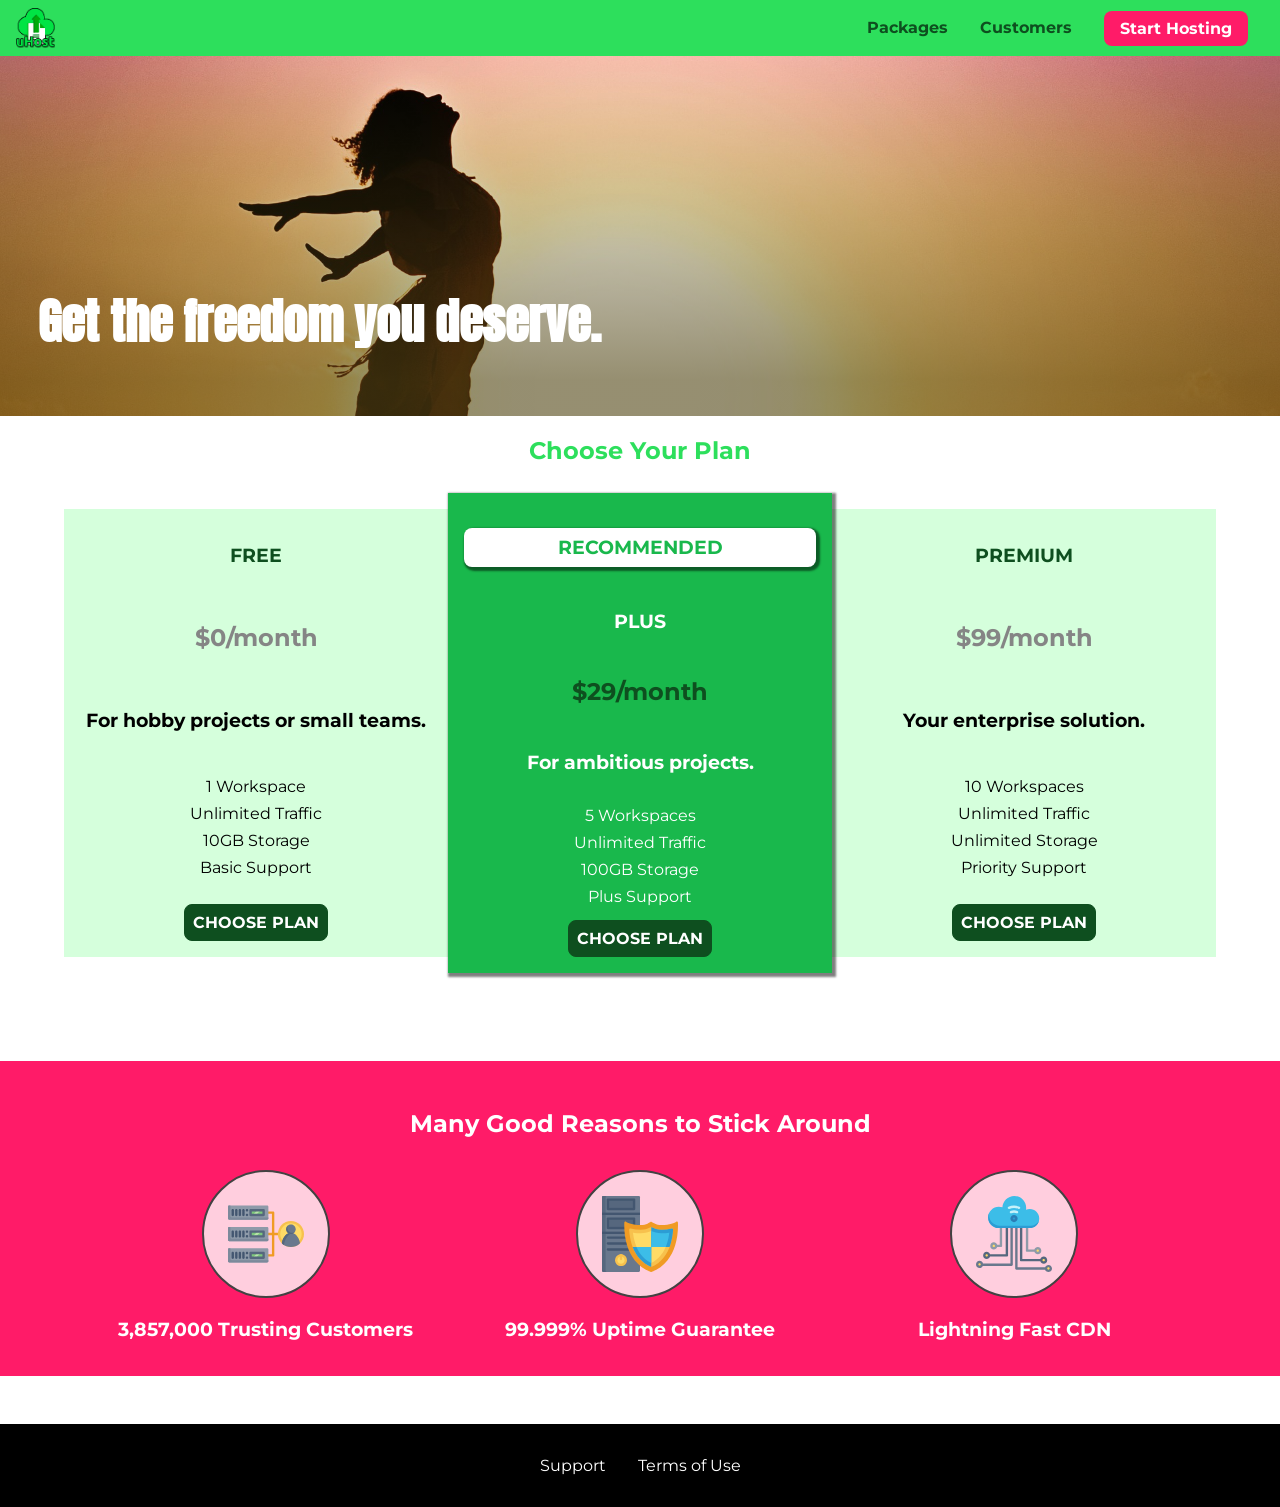
<file: index.html>
<!DOCTYPE html>
<html lang="en">

<head>
    <meta charset="UTF-8">
    <meta http-equiv="X-UA-Compatible" content="ie=edge">
    <meta name="viewport" content="width=device-width, initial-scale=1.0">
    <title>uHost</title>
    <link rel="shortcut icon" href="favicon.png">
    <link rel="stylesheet" href="shared.css">
    <link rel="stylesheet" href="main.css">
</head>

<body>
    <div class="backdrop"></div>
    <div class="modal">
        <h1 class="modal__title">Do you want to continue?</h1>
        <div class="modal__actions">
            <a href="start-hosting/index.html" class="modal__action">Yes!</a>
            <button class="modal__action modal__action--negative" type="button">No!</button>
        </div>
    </div>
    <header class="main-header">
        <div>
            <button class="toggle-button">
                <span class="toggle-button__bar"></span>
                <span class="toggle-button__bar"></span>
                <span class="toggle-button__bar"></span>
            </button>
            <a href="index.html" class="main-header__brand">
                <img src="images/uhost-icon.png" alt="uHost - Your favorite hosting company">
            </a>
        </div>
        <nav class="main-nav">
            <ul class="main-nav__items">
                <li class="main-nav__item">
                    <a href="packages/index.html">Packages</a>
                </li>
                <li class="main-nav__item">
                    <a href="customers/index.html">Customers</a>
                </li>
                <li class="main-nav__item main-nav__item--cta">
                    <a href="start-hosting/index.html">Start Hosting</a>
                </li>
            </ul>
        </nav>
    </header>
    <nav class="mobile-nav">
        <ul class="mobile-nav__items">
            <li class="mobile-nav__item">
                <a href="packages/index.html">Packages</a>
            </li>
            <li class="mobile-nav__item">
                <a href="customers/index.html">Customers</a>
            </li>
            <li class="mobile-nav__item mobile-nav__item--cta">
                <a href="start-hosting/index.html">Start Hosting</a>
            </li>
        </ul>
    </nav>
    <main>
        <section id="product-overview">
            <h1>Get the freedom you deserve.</h1>
        </section>
        <section id="plans">
            <h1 class="section-title">Choose Your Plan</h1>
            <div class="plan__list">
                <article class="plan">
                    <h1 class="plan__title">FREE</h1>
                    <h2 class="plan__price">$0/month</h2>
                    <h3>For hobby projects or small teams.</h3>
                    <ul class="plan__features">
                        <li class="plan__feature">1 Workspace</li>
                        <li class="plan__feature">Unlimited Traffic</li>
                        <li class="plan__feature">10GB Storage</li>
                        <li class="plan__feature">Basic Support</li>
                    </ul>
                    <div>
                        <button class="button">CHOOSE PLAN</button>
                    </div>
                </article>
                <article class="plan plan--highlighted">
                    <h1 class="plan__annotation">RECOMMENDED</h1>
                    <h1 class="plan__title">PLUS</h1>
                    <h2 class="plan__price">$29/month</h2>
                    <h3>For ambitious projects.</h3>
                    <ul class="plan__features">
                        <li class="plan__feature">5 Workspaces</li>
                        <li class="plan__feature">Unlimited Traffic</li>
                        <li class="plan__feature">100GB Storage</li>
                        <li class="plan__feature">Plus Support</li>
                    </ul>
                    <div>
                        <button class="button">CHOOSE PLAN</button>
                    </div>
                </article>
                <article class="plan">
                    <h1 class="plan__title">PREMIUM</h1>
                    <h2 class="plan__price">$99/month</h2>
                    <h3>Your enterprise solution.</h3>
                    <ul class="plan__features">
                        <li class="plan__feature">10 Workspaces</li>
                        <li class="plan__feature">Unlimited Traffic</li>
                        <li class="plan__feature">Unlimited Storage</li>
                        <li class="plan__feature">Priority Support</li>
                    </ul>
                    <div>
                        <button class="button">CHOOSE PLAN</button>
                    </div>
                </article>
            </div>
        </section>
        <section id="key-features">
            <h1 class="section-title">Many Good Reasons to Stick Around</h1>
            <ul class="key-feature__list">
                <li class="key-feature">
                    <div class="key-feature__image">
                        <svg viewBox="0 0 512 512">
                            <path style="fill:#F09B24;" d="M344,248h-32V112c0-4.418-3.582-8-8-8h-40c-4.418,0-8,3.582-8,8s3.582,8,8,8h32v128h-32  c-4.418,0-8,3.582-8,8s3.582,8,8,8h32v128h-32c-4.418,0-8,3.582-8,8s3.582,8,8,8h40c4.418,0,8-3.582,8-8V264h32c4.418,0,8-3.582,8-8  S348.418,248,344,248z"
                            />
                            <path style="fill:#8E9AA9;" d="M264,64H8c-4.418,0-8,3.582-8,8v80c0,4.418,3.582,8,8,8h256c4.418,0,8-3.582,8-8V72  C272,67.582,268.418,64,264,64z"
                            />
                            <path style="fill:#7C899B;" d="M24,144c-4.418,0-8-3.582-8-8V64H8c-4.418,0-8,3.582-8,8v80c0,4.418,3.582,8,8,8h256  c4.418,0,8-3.582,8-8v-8H24z"
                            />
                            <rect x="152" y="96" style="fill:#B8E3A8;" width="88" height="32" />
                            <g>
                                <polygon style="fill:#7EC97D;" points="152,96 152,128 166,128 198,96  " />
                                <polygon style="fill:#7EC97D;" points="220,96 188,128 240,128 240,96  " />
                            </g>
                            <path style="fill:#56677E;" d="M240,136h-88c-4.418,0-8-3.582-8-8V96c0-4.418,3.582-8,8-8h88c4.418,0,8,3.582,8,8v32  C248,132.418,244.418,136,240,136z M160,120h72v-16h-72V120z"
                            />
                            <g>
                                <path style="fill:#435670;" d="M32,136c-4.418,0-8-3.582-8-8V96c0-4.418,3.582-8,8-8s8,3.582,8,8v32C40,132.418,36.418,136,32,136z   "
                                />
                                <path style="fill:#435670;" d="M56,136c-4.418,0-8-3.582-8-8V96c0-4.418,3.582-8,8-8s8,3.582,8,8v32C64,132.418,60.418,136,56,136z   "
                                />
                                <path style="fill:#435670;" d="M80,136c-4.418,0-8-3.582-8-8V96c0-4.418,3.582-8,8-8s8,3.582,8,8v32C88,132.418,84.418,136,80,136z   "
                                />
                                <path style="fill:#435670;" d="M104,136c-4.418,0-8-3.582-8-8V96c0-4.418,3.582-8,8-8s8,3.582,8,8v32   C112,132.418,108.418,136,104,136z"
                                />
                                <path style="fill:#435670;" d="M128,105c-4.418,0-8-3.582-8-8v-1c0-4.418,3.582-8,8-8s8,3.582,8,8v1   C136,101.418,132.418,105,128,105z"
                                />
                                <path style="fill:#435670;" d="M128,136c-4.418,0-8-3.582-8-8v-1c0-4.418,3.582-8,8-8s8,3.582,8,8v1   C136,132.418,132.418,136,128,136z"
                                />
                            </g>
                            <path style="fill:#8E9AA9;" d="M264,208H8c-4.418,0-8,3.582-8,8v80c0,4.418,3.582,8,8,8h256c4.418,0,8-3.582,8-8v-80  C272,211.582,268.418,208,264,208z"
                            />
                            <path style="fill:#7C899B;" d="M24,288c-4.418,0-8-3.582-8-8v-72H8c-4.418,0-8,3.582-8,8v80c0,4.418,3.582,8,8,8h256  c4.418,0,8-3.582,8-8v-8H24z"
                            />
                            <rect x="152" y="240" style="fill:#B8E3A8;" width="88" height="32" />
                            <g>
                                <polygon style="fill:#7EC97D;" points="152,240 152,272 166,272 198,240  " />
                                <polygon style="fill:#7EC97D;" points="220,240 188,272 240,272 240,240  " />
                            </g>
                            <path style="fill:#56677E;" d="M240,280h-88c-4.418,0-8-3.582-8-8v-32c0-4.418,3.582-8,8-8h88c4.418,0,8,3.582,8,8v32  C248,276.418,244.418,280,240,280z M160,264h72v-16h-72V264z"
                            />
                            <g>
                                <path style="fill:#435670;" d="M32,280c-4.418,0-8-3.582-8-8v-32c0-4.418,3.582-8,8-8s8,3.582,8,8v32C40,276.418,36.418,280,32,280   z"
                                />
                                <path style="fill:#435670;" d="M56,280c-4.418,0-8-3.582-8-8v-32c0-4.418,3.582-8,8-8s8,3.582,8,8v32C64,276.418,60.418,280,56,280   z"
                                />
                                <path style="fill:#435670;" d="M80,280c-4.418,0-8-3.582-8-8v-32c0-4.418,3.582-8,8-8s8,3.582,8,8v32C88,276.418,84.418,280,80,280   z"
                                />
                                <path style="fill:#435670;" d="M104,280c-4.418,0-8-3.582-8-8v-32c0-4.418,3.582-8,8-8s8,3.582,8,8v32   C112,276.418,108.418,280,104,280z"
                                />
                                <path style="fill:#435670;" d="M128,249c-4.418,0-8-3.582-8-8v-1c0-4.418,3.582-8,8-8s8,3.582,8,8v1   C136,245.418,132.418,249,128,249z"
                                />
                                <path style="fill:#435670;" d="M128,280c-4.418,0-8-3.582-8-8v-1c0-4.418,3.582-8,8-8s8,3.582,8,8v1   C136,276.418,132.418,280,128,280z"
                                />
                            </g>
                            <path style="fill:#8E9AA9;" d="M264,352H8c-4.418,0-8,3.582-8,8v80c0,4.418,3.582,8,8,8h256c4.418,0,8-3.582,8-8v-80  C272,355.582,268.418,352,264,352z"
                            />
                            <path style="fill:#7C899B;" d="M24,432c-4.418,0-8-3.582-8-8v-72H8c-4.418,0-8,3.582-8,8v80c0,4.418,3.582,8,8,8h256  c4.418,0,8-3.582,8-8v-8H24z"
                            />
                            <rect x="152" y="384" style="fill:#B8E3A8;" width="88" height="32" />
                            <g>
                                <polygon style="fill:#7EC97D;" points="152,384 152,416 166,416 198,384  " />
                                <polygon style="fill:#7EC97D;" points="220,384 188,416 240,416 240,384  " />
                            </g>
                            <path style="fill:#56677E;" d="M240,424h-88c-4.418,0-8-3.582-8-8v-32c0-4.418,3.582-8,8-8h88c4.418,0,8,3.582,8,8v32  C248,420.418,244.418,424,240,424z M160,408h72v-16h-72V408z"
                            />
                            <g>
                                <path style="fill:#435670;" d="M32,424c-4.418,0-8-3.582-8-8v-32c0-4.418,3.582-8,8-8s8,3.582,8,8v32C40,420.418,36.418,424,32,424   z"
                                />
                                <path style="fill:#435670;" d="M56,424c-4.418,0-8-3.582-8-8v-32c0-4.418,3.582-8,8-8s8,3.582,8,8v32C64,420.418,60.418,424,56,424   z"
                                />
                                <path style="fill:#435670;" d="M80,424c-4.418,0-8-3.582-8-8v-32c0-4.418,3.582-8,8-8s8,3.582,8,8v32C88,420.418,84.418,424,80,424   z"
                                />
                                <path style="fill:#435670;" d="M104,424c-4.418,0-8-3.582-8-8v-32c0-4.418,3.582-8,8-8s8,3.582,8,8v32   C112,420.418,108.418,424,104,424z"
                                />
                                <path style="fill:#435670;" d="M128,393c-4.418,0-8-3.582-8-8v-1c0-4.418,3.582-8,8-8s8,3.582,8,8v1   C136,389.418,132.418,393,128,393z"
                                />
                                <path style="fill:#435670;" d="M128,424c-4.418,0-8-3.582-8-8v-1c0-4.418,3.582-8,8-8s8,3.582,8,8v1   C136,420.418,132.418,424,128,424z"
                                />
                            </g>
                            <path style="fill:#F7C14D;" d="M424,168c-48.523,0-88,39.477-88,88s39.477,88,88,88s88-39.477,88-88S472.523,168,424,168z" />
                            <path style="fill:#FFDB66;" d="M424,184c-39.701,0-72,32.299-72,72s32.299,72,72,72s72-32.299,72-72S463.701,184,424,184z" />
                            <path style="fill:#69788D;" d="M484.893,314.16C476.393,274.588,451.922,248,424,248s-52.393,26.588-60.893,66.16  c-0.605,2.82,0.354,5.749,2.511,7.664C381.731,336.124,402.465,344,424,344s42.269-7.876,58.381-22.176  C484.539,319.909,485.498,316.98,484.893,314.16z"
                            />
                            <path style="fill:#56677E;" d="M434.053,249.171C430.768,248.403,427.411,248,424,248c-27.922,0-52.393,26.588-60.893,66.16  c-0.605,2.82,0.354,5.749,2.511,7.664c3.383,3.002,6.979,5.703,10.734,8.125C384.904,286.243,407.373,255.378,434.053,249.171z"
                            />
                            <path style="fill:#69788D;" d="M424,192c-17.645,0-32,14.355-32,32s14.355,32,32,32s32-14.355,32-32S441.645,192,424,192z" />
                            <path style="fill:#56677E;" d="M432,248c-17.645,0-32-14.355-32-32c0-6.783,2.128-13.076,5.742-18.258  C397.444,203.53,392,213.138,392,224c0,17.645,14.355,32,32,32c10.862,0,20.471-5.444,26.258-13.742  C445.076,245.872,438.783,248,432,248z"
                            />

                        </svg>
                    </div>
                    <p class="key-feature__description">3,857,000 Trusting Customers</p>
                </li>
                <li class="key-feature">
                    <div class="key-feature__image">
                        <svg viewBox="0 0 512 512">
                            <path style="fill:#69788D;" d="M248,0H8C3.582,0,0,3.582,0,8v496c0,4.418,3.582,8,8,8h240c4.418,0,8-3.582,8-8V8  C256,3.582,252.418,0,248,0z"
                            />
                            <path style="fill:#56677E;" d="M24,504V8c0-4.418,3.582-8,8-8H8C3.582,0,0,3.582,0,8v496c0,4.418,3.582,8,8,8h24  C27.582,512,24,508.418,24,504z"
                            />
                            <g>
                                <rect x="0" y="112" style="fill:#435670;" width="256" height="16" />
                                <rect x="0" y="240" style="fill:#435670;" width="256" height="16" />
                            </g>
                            <path style="fill:#F7C14D;" d="M128,392c-22.056,0-40,17.944-40,40s17.944,40,40,40s40-17.944,40-40S150.056,392,128,392z" />
                            <path style="fill:#FFDB66;" d="M128,408c-13.233,0-24,10.767-24,24s10.767,24,24,24s24-10.767,24-24S141.233,408,128,408z" />
                            <path style="fill:#F7C14D;" d="M128,392c-2.739,0-5.414,0.278-8,0.805V424c0,4.418,3.582,8,8,8c4.418,0,8-3.582,8-8v-31.195  C133.414,392.278,130.739,392,128,392z"
                            />
                            <g>
                                <path style="fill:#435670;" d="M216,288H40c-4.418,0-8-3.582-8-8s3.582-8,8-8h176c4.418,0,8,3.582,8,8S220.418,288,216,288z"
                                />
                                <path style="fill:#435670;" d="M216,328H40c-4.418,0-8-3.582-8-8s3.582-8,8-8h176c4.418,0,8,3.582,8,8S220.418,328,216,328z"
                                />
                                <path style="fill:#435670;" d="M216,368H40c-4.418,0-8-3.582-8-8s3.582-8,8-8h176c4.418,0,8,3.582,8,8S220.418,368,216,368z"
                                />
                                <path style="fill:#435670;" d="M216,16H40c-4.418,0-8,3.582-8,8v64c0,4.418,3.582,8,8,8h176c4.418,0,8-3.582,8-8V24   C224,19.582,220.418,16,216,16z"
                                />
                            </g>
                            <rect x="48" y="32" style="fill:#56677E;" width="160" height="48" />
                            <path style="fill:#435670;" d="M216,144H40c-4.418,0-8,3.582-8,8v64c0,4.418,3.582,8,8,8h176c4.418,0,8-3.582,8-8v-64  C224,147.582,220.418,144,216,144z"
                            />
                            <rect x="48" y="160" style="fill:#56677E;" width="160" height="48" />
                            <path style="fill:#F09B24;" d="M511.747,180.237c-0.194-6.537-8.107-10.107-13.135-5.894c-5.6,4.693-42.904,21.282-98.514,21.282  c-33.45,0-64.625-20.999-64.929-21.206c-2.9-1.991-6.764-1.85-9.512,0.346c-2.677,2.135-27.201,20.86-63.793,20.86  c-55.607,0-92.914-16.589-98.515-21.282c-5.028-4.211-12.941-0.645-13.135,5.894c-1.634,54.834,4.655,105.941,18.693,151.903  c12.096,39.604,29.759,74.047,52.497,102.373c27.538,34.304,62.743,59.882,104.66,76.045c3.069,1.918,6.757,1.921,9.83,0  c41.917-16.163,77.122-41.741,104.66-76.045c22.738-28.326,40.401-62.77,52.497-102.373  C507.092,286.179,513.381,235.071,511.747,180.237z"
                            />
                            <path style="fill:#F7C14D;" d="M476.21,221.226c-1.953-1.631-4.568-2.235-7.036-1.628c-21.686,5.327-44.926,8.028-69.075,8.028  c-25.926,0-49.633-8.975-64.955-16.504c-2.307-1.134-5.016-1.091-7.284,0.116c-14.059,7.477-36.919,16.388-65.994,16.388  c-24.153,0-47.394-2.701-69.075-8.028c-5.155-1.268-10.221,2.966-9.894,8.261c2.077,33.693,7.668,65.635,16.616,94.935  c22.774,74.565,66.139,126.334,128.888,153.868c2.032,0.891,4.397,0.891,6.43,0c61.777-27.107,104.716-78.876,127.62-153.868  c8.948-29.3,14.539-61.241,16.616-94.935C479.224,225.319,478.163,222.856,476.21,221.226z"
                            />
                            <path style="fill:#FFDB66;" d="M331.609,451.727c-52.604-25.289-89.304-70.987-109.144-135.944  c-6.532-21.39-11.162-44.336-13.82-68.447c17.133,2.852,34.952,4.291,53.22,4.291c29.394,0,53.376-7.793,69.978-15.561  c17.44,7.736,41.656,15.561,68.256,15.561c18.267,0,36.085-1.439,53.219-4.291c-2.659,24.112-7.288,47.06-13.82,68.448  C419.545,381.108,383.27,426.805,331.609,451.727z"
                            />
                            <g>
                                <path style="fill:#2C9DD4;" d="M479.066,227.858c0.157-2.539-0.903-5.002-2.856-6.633s-4.568-2.235-7.036-1.628   c-21.686,5.327-44.926,8.028-69.075,8.028c-25.926,0-49.633-8.975-64.955-16.504c-1.057-0.52-2.2-0.78-3.345-0.806l-0.072,133.351   h123.601c2.556-6.746,4.933-13.702,7.123-20.874C471.398,293.493,476.989,261.552,479.066,227.858z"
                                />
                                <path style="fill:#2C9DD4;" d="M206.658,343.667c24.153,63.42,65.028,108.108,121.743,132.995c1.031,0.452,2.147,0.673,3.263,0.666   l0.063-133.661H206.658z"
                                />
                            </g>
                            <g>
                                <path style="fill:#3CBDE8;" d="M439.497,315.783c6.532-21.389,11.161-44.336,13.82-68.448c-17.134,2.852-34.952,4.291-53.219,4.291   c-26.6,0-50.815-7.824-68.256-15.561l-0.116,107.601h97.758C433.179,334.807,436.524,325.518,439.497,315.783z"
                                />
                                <path style="fill:#3CBDE8;" d="M232.523,343.667c21.144,50.298,54.363,86.56,99.087,108.06l0.117-108.06H232.523z" />
                            </g>
                        </svg>
                    </div>
                    <p class="key-feature__description">99.999% Uptime Guarantee</p>
                </li>
                <li class="key-feature">
                    <div class="key-feature__image">
                        <svg viewBox="0 0 512 512">
                            <path style="fill:#8E9AA9;" d="M168,200c-4.418,0-8,3.582-8,8v120h-17.376c-3.302-9.311-12.194-16-22.624-16  c-13.234,0-24,10.767-24,24s10.766,24,24,24c10.429,0,19.321-6.689,22.624-16H168c4.418,0,8-3.582,8-8V208  C176,203.582,172.418,200,168,200z"
                            />
                            <path style="fill:#FFDB66;" d="M120,328c-4.411,0-8,3.589-8,8s3.589,8,8,8s8-3.589,8-8S124.411,328,120,328z" />
                            <path style="fill:#56677E;" d="M208,200c-4.418,0-8,3.582-8,8v184H94.624C91.322,382.689,82.43,376,72,376  c-13.234,0-24,10.767-24,24s10.766,24,24,24c10.429,0,19.321-6.689,22.624-16H208c4.418,0,8-3.582,8-8V208  C216,203.582,212.418,200,208,200z"
                            />
                            <path style="fill:#FFDB66;" d="M72,392c-4.411,0-8,3.589-8,8s3.589,8,8,8s8-3.589,8-8S76.411,392,72,392z" />
                            <path style="fill:#69788D;" d="M240,208c-4.418,0-8,3.582-8,8v239H47.24c-2.671-10.34-12.078-18-23.24-18c-13.234,0-24,10.767-24,24  s10.766,24,24,24c9.666,0,18.009-5.747,21.809-14H240c4.418,0,8-3.582,8-8V216C248,211.582,244.418,208,240,208z"
                            />
                            <path style="fill:#FFDB66;" d="M24,453c-4.411,0-8,3.589-8,8s3.589,8,8,8s8-3.589,8-8S28.411,453,24,453z" />
                            <path style="fill:#69788D;" d="M488,464c-10.429,0-19.321,6.689-22.624,16H280V208c0-4.418-3.582-8-8-8s-8,3.582-8,8v280  c0,4.418,3.582,8,8,8h193.376c3.302,9.311,12.194,16,22.624,16c13.234,0,24-10.767,24-24S501.234,464,488,464z"
                            />
                            <path style="fill:#FFDB66;" d="M488,480c-4.411,0-8,3.589-8,8s3.589,8,8,8s8-3.589,8-8S492.411,480,488,480z" />
                            <path style="fill:#56677E;" d="M456,408c-10.429,0-19.321,6.689-22.624,16H312V208c0-4.418-3.582-8-8-8s-8,3.582-8,8v224  c0,4.418,3.582,8,8,8h129.376c3.302,9.311,12.194,16,22.624,16c13.234,0,24-10.767,24-24S469.234,408,456,408z"
                            />
                            <path style="fill:#FFDB66;" d="M456,424c-4.411,0-8,3.589-8,8s3.589,8,8,8s8-3.589,8-8S460.411,424,456,424z" />
                            <path style="fill:#8E9AA9;" d="M416,344c-10.429,0-19.321,6.689-22.624,16H352V208c0-4.418-3.582-8-8-8s-8,3.582-8,8v160  c0,4.418,3.582,8,8,8h49.376c3.302,9.311,12.194,16,22.624,16c13.234,0,24-10.767,24-24S429.234,344,416,344z"
                            />
                            <path style="fill:#FFDB66;" d="M416,360c-4.411,0-8,3.589-8,8s3.589,8,8,8s8-3.589,8-8S420.411,360,416,360z" />
                            <path style="fill:#3CBDE8;" d="M362,88c-8.741,0-17.231,1.751-25.06,5.085C337.646,88.797,338,84.43,338,80  c0-44.112-35.888-80-80-80c-42.823,0-77.895,33.816-79.909,76.149C170.393,73.415,162.244,72,154,72c-39.701,0-72,32.299-72,72  s32.299,72,72,72h208c35.29,0,64-28.71,64-64S397.29,88,362,88z"
                            />
                            <path style="fill:#2C9DD4;" d="M368,200H160c-39.701,0-72-32.299-72-72c0-5.863,0.721-11.559,2.05-17.019  C84.918,120.88,82,132.102,82,144c0,39.701,32.299,72,72,72h208c30.389,0,55.88-21.296,62.379-49.743  C413.565,186.327,392.352,200,368,200z"
                            />
                            <path style="fill:#2A7DB5;" d="M256,128c-13.234,0-24,10.767-24,24s10.766,24,24,24c13.233,0,24-10.767,24-24S269.233,128,256,128z"
                            />
                            <path style="fill:#2C9DD4;" d="M256,144c-4.411,0-8,3.589-8,8s3.589,8,8,8c4.411,0,8-3.589,8-8S260.411,144,256,144z" />
                            <g>
                                <path style="fill:#C5F1FA;" d="M221.755,87.695c-2.994,0-5.864-1.688-7.233-4.572c-1.894-3.991-0.194-8.763,3.798-10.657   C230.157,66.849,242.834,64,256,64c13.166,0,25.844,2.849,37.68,8.466c3.992,1.895,5.692,6.666,3.798,10.657   s-6.666,5.692-10.657,3.798C277.144,82.328,266.774,80,256,80c-10.774,0-21.144,2.328-30.821,6.921   C224.072,87.446,222.904,87.695,221.755,87.695z"
                                />
                                <path style="fill:#C5F1FA;" d="M276.545,116.618c-1.148,0-2.316-0.249-3.424-0.774C267.745,113.293,261.985,112,256,112   c-5.985,0-11.745,1.293-17.121,3.844c-3.991,1.895-8.763,0.192-10.657-3.798c-1.894-3.992-0.193-8.764,3.798-10.657   C239.557,97.813,247.625,96,256,96c8.376,0,16.444,1.813,23.98,5.389c3.991,1.894,5.692,6.665,3.798,10.657   C282.41,114.93,279.539,116.618,276.545,116.618z"
                                />
                            </g>

                        </svg>
                    </div>
                    <p class="key-feature__description">Lightning Fast CDN</p>
                </li>
            </ul>
        </section>
    </main>
    <footer class="main-footer">
        <nav>
            <ul class="main-footer__links">
                <li class="main-footer__link">
                    <a href="#">Support</a>
                </li>
                <li class="main-footer__link">
                    <a href="#">Terms of Use</a>
                </li>
            </ul>
        </nav>
    </footer>
    <script src="shared.js"></script>
</body>

</html>
</file>
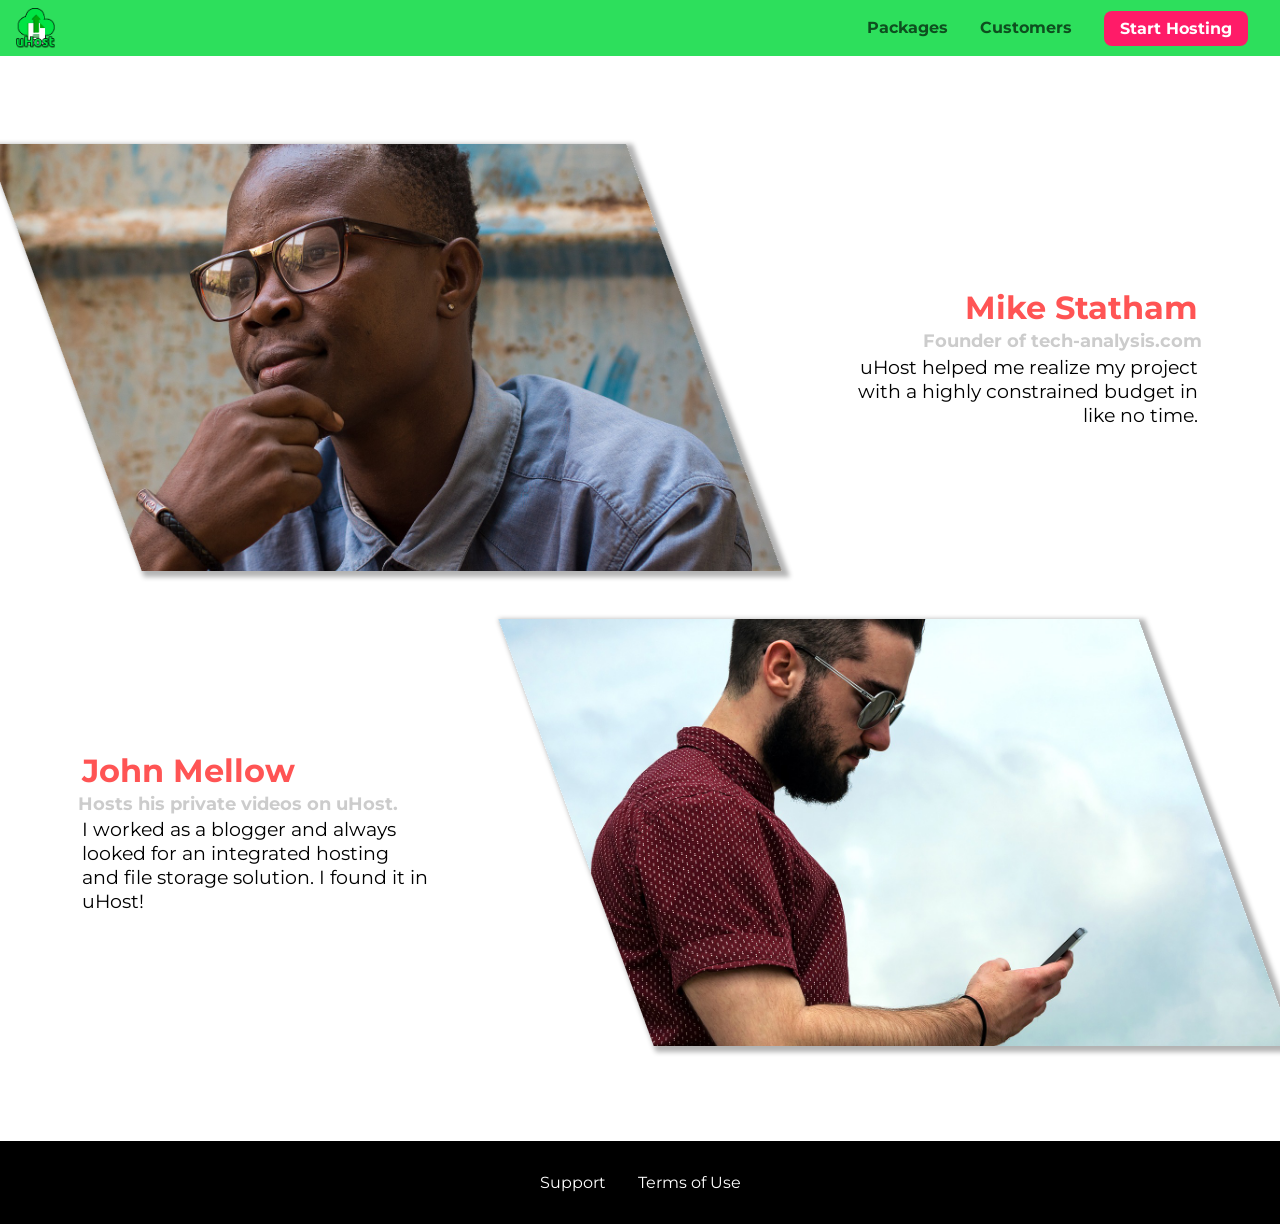
<file: customers/index.html>
<!DOCTYPE html>
<html lang="en">

<head>
    <meta charset="UTF-8">
    <meta name="viewport" content="width=device-width, initial-scale=1.0">
    <meta http-equiv="X-UA-Compatible" content="ie=edge">
    <title>uHost Customers</title>
    <link rel="shortcut icon" href="../favicon.png">
    <link rel="stylesheet" href="../shared.css">
    <link rel="stylesheet" href="customers.css">
</head>

<body>
    <div class="backdrop"></div>
    <header class="main-header">
        <div>
            <button class="toggle-button">
                <span class="toggle-button__bar"></span>
                <span class="toggle-button__bar"></span>
                <span class="toggle-button__bar"></span>
            </button>
            <a href="../index.html" class="main-header__brand">
                <img src="../images/uhost-icon.png" alt="uHost - Your favorite hosting company">
            </a>
        </div>
        <nav class="main-nav">
            <ul class="main-nav__items">
                <li class="main-nav__item">
                    <a href="../packages/index.html">Packages</a>
                </li>
                <li class="main-nav__item">
                    <a href="index.html">Customers</a>
                </li>
                <li class="main-nav__item main-nav__item--cta">
                    <a href="../start-hosting/index.html">Start Hosting</a>
                </li>
            </ul>
        </nav>
    </header>
    <nav class="mobile-nav">
        <ul class="mobile-nav__items">
            <li class="mobile-nav__item">
                <a href="../packages/index.html">Packages</a>
            </li>
            <li class="mobile-nav__item">
                <a href="index.html">Customers</a>
            </li>
            <li class="mobile-nav__item mobile-nav__item--cta">
                <a href="../start-hosting/index.html">Start Hosting</a>
            </li>
        </ul>
    </nav>
    <main>
        <div>
            <div class="testimonial" id="customer-1">
                <div class="testimonial__image-container">
                    <img src="../images/customer-1.jpg" alt="Mike Statham - Customer" class="testimonial__image">
                </div>
                <div class="testimonial__info">
                    <h1 class="testimonial__name">Mike Statham</h1>
                    <h2 class="testimonial__subtitle">Founder of
                        <a href="tech-analysis.com">tech-analysis.com</a>
                    </h2>
                    <p class="testimonial__text">uHost helped me realize my project with a highly constrained budget in like no time.</p>
                </div>
            </div>
            <div class="testimonial" id="customer-2">

                <div class="testimonial__info">
                    <h1 class="testimonial__name">John Mellow</h1>
                    <h2 class="testimonial__subtitle">Hosts his private videos on uHost.
                    </h2>
                    <p class="testimonial__text">I worked as a blogger and always looked for an integrated hosting and file storage solution. I found
                        it in uHost!
                    </p>
                </div>
                <div class="testimonial__image-container">
                    <img src="../images/customer-2.jpg" alt="John Mellow - Customer" class="testimonial__image">
                </div>
            </div>
        </div>
    </main>
    <footer class="main-footer">
        <nav>
            <ul class="main-footer__links">
                <li class="main-footer__link">
                    <a href="#">Support</a>
                </li>
                <li class="main-footer__link">
                    <a href="#">Terms of Use</a>
                </li>
            </ul>
        </nav>
    </footer>
    <script src="../shared.js"></script>
</body>

</html>
</file>
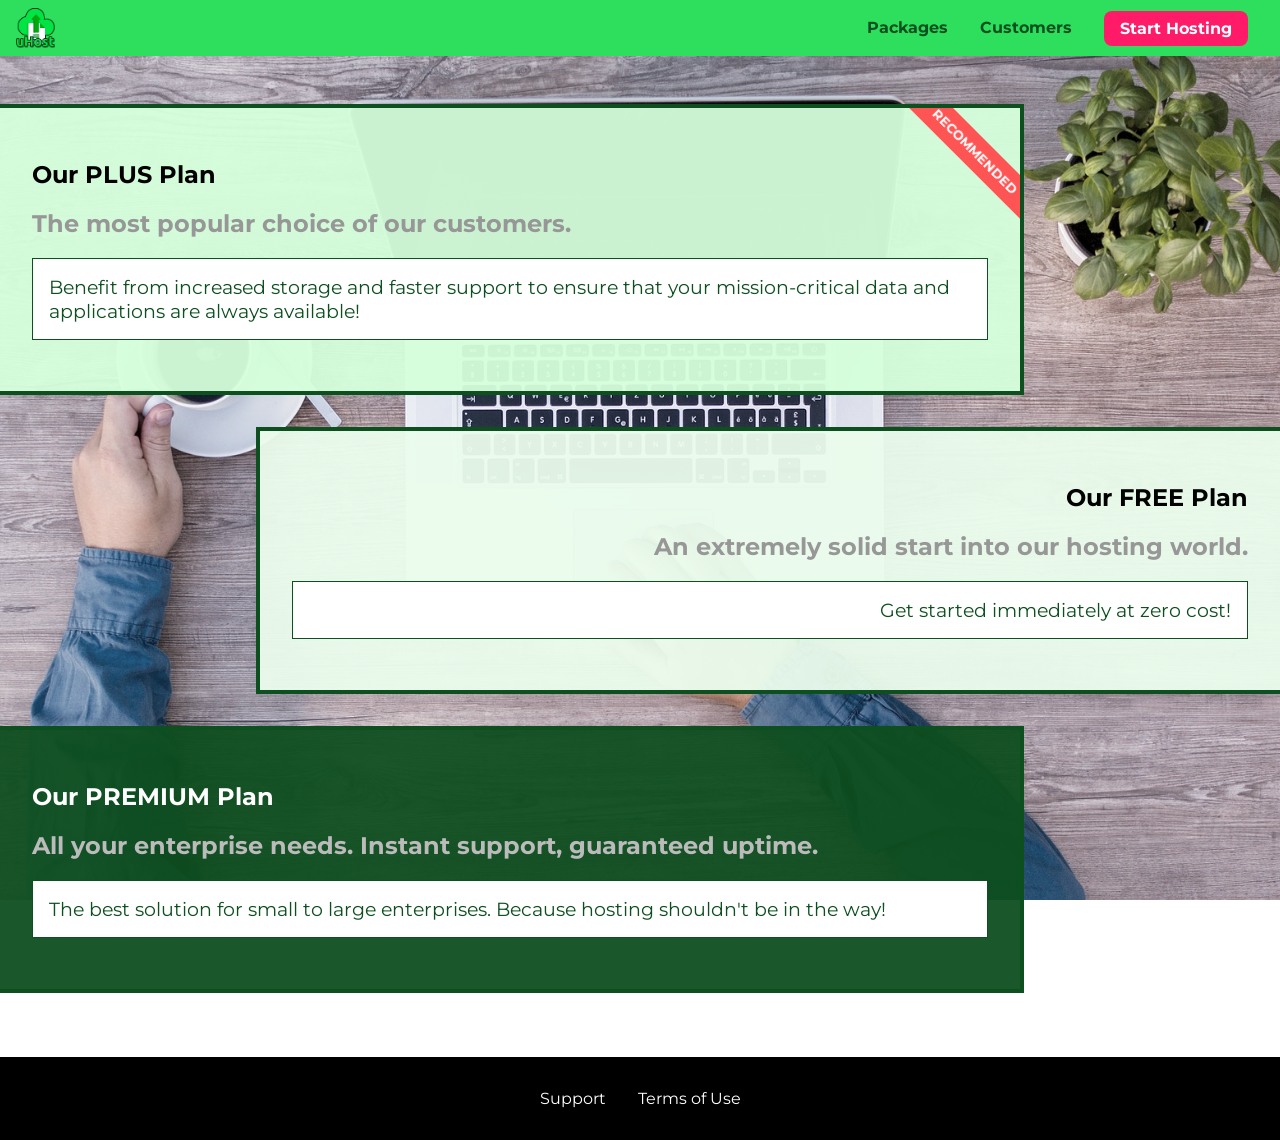
<file: packages/index.html>
<!DOCTYPE html>
<html lang="en">

<head>
    <meta charset="UTF-8">
    <meta http-equiv="X-UA-Compatible" content="ie=edge">
    <meta name="viewport" content="width=device-width, initial-scale=1.0">
    <title>uHost</title>
    <link rel="shortcut icon" href="../favicon.png">
    <link rel="stylesheet" href="../shared.css">
    <link rel="stylesheet" href="packages.css">
</head>

<body>
    <div class="backdrop"></div>
    <div class="background"></div>
    <header class="main-header">
        <div>
            <button class="toggle-button">
                <span class="toggle-button__bar"></span>
                <span class="toggle-button__bar"></span>
                <span class="toggle-button__bar"></span>
            </button>
            <a href="../index.html" class="main-header__brand">
                <img src="../images/uhost-icon.png" alt="uHost - Your favorite hosting company">
            </a>
        </div>
        <nav class="main-nav">
            <ul class="main-nav__items">
                <li class="main-nav__item">
                    <a href="index.html">Packages</a>
                </li>
                <li class="main-nav__item">
                    <a href="../customers/index.html">Customers</a>
                </li>
                <li class="main-nav__item main-nav__item--cta">
                    <a href="../start-hosting/index.html">Start Hosting</a>
                </li>
            </ul>
        </nav>
    </header>
    <nav class="mobile-nav">
        <ul class="mobile-nav__items">
            <li class="mobile-nav__item">
                <a href="index.html">Packages</a>
            </li>
            <li class="mobile-nav__item">
                <a href="../customers/index.html">Customers</a>
            </li>
            <li class="mobile-nav__item mobile-nav__item--cta">
                <a href="../start-hosting/index.html">Start Hosting</a>
            </li>
        </ul>
    </nav>
    <main>
        <section class="package" id="plus">
            <a href="#">
                <h1 class="package__title">Our PLUS Plan</h1>
                <h2 class="package__badge">RECOMMENDED</h2>
                <h2 class="package__subtitle">The most popular choice of our customers.</h2>
                <p class="package__info">Benefit from increased storage and faster support to ensure that your mission-critical data and applications
                    are always available!</p>
            </a>
        </section>
        <section class="package" id="free">
            <a href="#">
                <h1 class="package__title">Our FREE Plan</h1>
                <h2 class="package__subtitle">An extremely solid start into our hosting world.</h2>
                <p class="package__info">Get started immediately at zero cost!</p>
            </a>
        </section>
        <div class="clearfix"></div>
        <section class="package" id="premium">
            <a href="#">
                <h1 class="package__title">Our PREMIUM Plan</h1>
                <h2 class="package__subtitle">All your enterprise needs. Instant support, guaranteed uptime. </h2>
                <p class="package__info">The best solution for small to large enterprises. Because hosting shouldn't be in the way!</p>
            </a>
        </section>
    </main>
    <footer class="main-footer">
        <nav>
            <ul class="main-footer__links">
                <li class="main-footer__link">
                    <a href="#">Support</a>
                </li>
                <li class="main-footer__link">
                    <a href="#">Terms of Use</a>
                </li>
            </ul>
        </nav>
    </footer>
    <script src="../shared.js"></script>
</body>

</html>
</file>
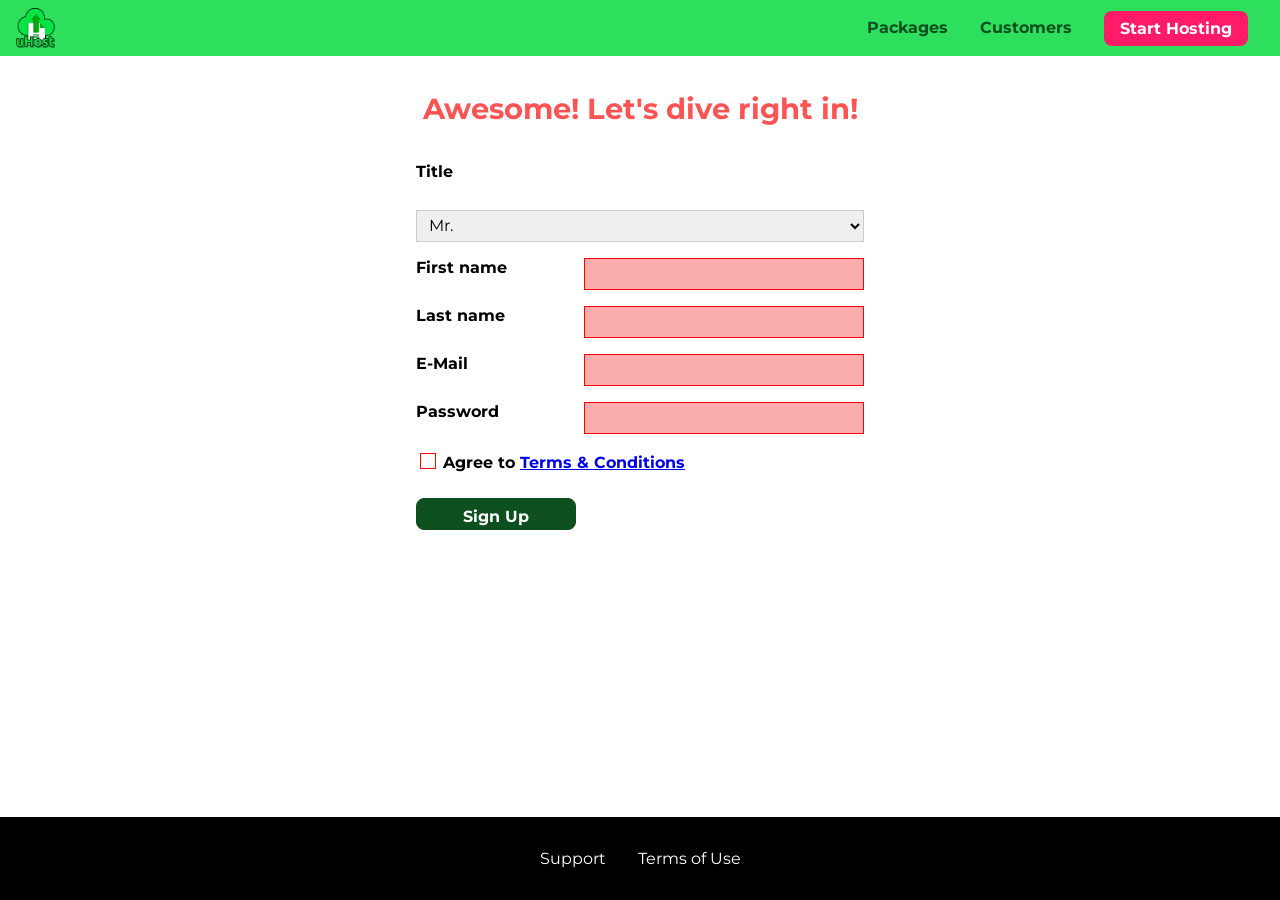
<file: start-hosting/index.html>
<!DOCTYPE html>
<html lang="en">

<head>
    <meta charset="UTF-8">
    <meta name="viewport" content="width=device-width, initial-scale=1.0">
    <meta http-equiv="X-UA-Compatible" content="ie=edge">
    <title>uHost Signup</title>
    <link rel="shortcut icon" href="../favicon.png">
    <link rel="stylesheet" href="../shared.css">
    <link rel="stylesheet" href="start-hosting.css">
</head>

<body>
    <div class="backdrop"></div>
    <header class="main-header">
        <div>
            <button class="toggle-button">
                <span class="toggle-button__bar"></span>
                <span class="toggle-button__bar"></span>
                <span class="toggle-button__bar"></span>
            </button>
            <a href="../index.html" class="main-header__brand">
                <img src="../images/uhost-icon.png" alt="uHost - Your favorite hosting company">
            </a>
        </div>
        <nav class="main-nav">
            <ul class="main-nav__items">
                <li class="main-nav__item">
                    <a href="../packages/index.html">Packages</a>
                </li>
                <li class="main-nav__item">
                    <a href="../customers/index.html">Customers</a>
                </li>
                <li class="main-nav__item main-nav__item--cta">
                    <a href="index.html">Start Hosting</a>
                </li>
            </ul>
        </nav>
    </header>
    <nav class="mobile-nav">
        <ul class="mobile-nav__items">
            <li class="mobile-nav__item">
                <a href="../packages/index.html">Packages</a>
            </li>
            <li class="mobile-nav__item">
                <a href="../customers/index.html">Customers</a>
            </li>
            <li class="mobile-nav__item mobile-nav__item--cta">
                <a href="index.html">Start Hosting</a>
            </li>
        </ul>
    </nav>
    <main class="signup-page">
        <h1 class="signup-title">Awesome! Let's dive right in!</h1>
        <form action="index.html" class="signup-form">
            <label for="title">Title</label>
            <select id="title">
                <option value="mr">Mr.</option>
                <option value="ms">Ms.</option>
            </select>
            <label for="first-name">First name</label>
            <input type="text" id="first-name" required>
            <label for="last-name">Last name</label>
            <input type="text" id="last-name" required>
            <label for="email">E-Mail</label>
            <input type="email" id="email" required>
            <label for="password">Password</label>
            <input type="password" id="password" required>
            <div class="signup-form__checkbox">
                <input type="checkbox" id="agree-terms" required>
                <label for="agree-terms">Agree to
                    <a href="#">Terms &amp; Conditions</a>
                </label>
            </div>
            <button type="submit" class="button">Sign Up</button>
        </form>
    </main>
    <footer class="main-footer">
        <nav>
            <ul class="main-footer__links">
                <li class="main-footer__link">
                    <a href="#">Support</a>
                </li>
                <li class="main-footer__link">
                    <a href="#">Terms of Use</a>
                </li>
            </ul>
        </nav>
    </footer>
    <script src="../shared.js"></script>
</body>

</html>
</file>
<file: shared.css>
@import url('https://fonts.googleapis.com/css?family=Roboto:100,400,900');
@import url('https://fonts.googleapis.com/css?family=Anton');
@import url('https://fonts.googleapis.com/css?family=Montserrat:400,700');

:root {
  --dark-green: #0e4f1f;
  --highlight-color: #ff1b68;
}

* {
  box-sizing: border-box;
}

html {
  height: 100%;
}

body {
  font-family: "Montserrat", sans-serif;
  margin: 0;
  display: grid;
  grid-template-rows: 3.5rem auto fit-content(8rem);
  grid-template-areas: "header"
                       "main"
                       "footer";
  /* padding-top: 3.5rem; */
  height: 100%;
}

main {
  /* grid-row: 2 / 3; */
  grid-area: main;
}

.backdrop {
  display: none;
  position: fixed;
  opacity: 0;
  top: 0;
  left: 0;
  z-index: 100;
  width: 100vw;
  height: 100vh;
  background: rgba(0, 0, 0, 0.5);
  transition: opacity 0.2s linear;
}

.main-header {
  width: 100%;
  position: fixed;
  top: 0;
  left: 0;
  background: #2ddf5c;
  padding: 0.5rem 1rem;
  z-index: 60;
  display: flex;
  align-items: center;
  justify-content: space-between;
}

.toggle-button {
  width: 3rem;
  background: transparent;
  border: none;
  cursor: pointer;
  padding-top: 0;
  padding-bottom: 0;
  vertical-align: middle;
}

.toggle-button:focus {
  outline: none;
}

.toggle-button__bar {
  width: 100%;
  height: 0.2rem;
  background: black;
  display: block;
  margin: 0.6rem 0;
}

.main-header__brand {
  color: #0e4f1f;
  text-decoration: none;
  font-weight: bold;
  /* width: 20px; */
}

.main-header__brand img {
  height: 2.5rem;
  vertical-align: middle;
  /* width: 100%; */
}

.main-nav {
  display: none;
}

.main-nav__items {
  margin: 0;
  padding: 0;
  list-style: none;
  display: flex;
}

.main-nav__item {
  margin: 0 1rem;
}

.main-nav__item a,
.mobile-nav__item a {
  text-decoration: none;
  color: var(--dark-green);
  font-weight: bold;
  padding: 0.2rem 0;
}

.main-nav__item a:hover,
.main-nav__item a:active {
  color: white;
  border-bottom: 5px solid white;
}

.main-nav__item--cta {
  animation: wiggle 400ms 3s 8 ease-out none;
}

.main-nav__item--cta a,
.mobile-nav__item--cta a {
  color: white;
  background: var(--highlight-color);
  padding: 0.5rem 1rem;
  border-radius: 8px;
}

.main-nav__item--cta a:hover,
.main-nav__item--cta a:active,
.mobile-nav__item--cta a:hover,
.mobile-nav__item--cta a:active {
  color: var(--highlight-color);
  background: white;
  border: none;
}

@media (min-width: 40rem) {
  .toggle-button {
    display: none;
  }

  .main-nav {
    display: flex;
  }
}

.main-footer {
  background: black;
  padding: 2rem;
  margin-top: 3rem;
  /* grid-row: 3 / 4; */
  grid-area: footer;
}

.main-footer__links {
  list-style: none;
  margin: 0;
  padding: 0;
  display: flex;
  flex-direction: column;
  align-items: center;
}

.main-footer__link {
  margin: 0.5rem 0;
}

.main-footer__link a {
  color: white;
  text-decoration: none;
}

.main-footer__link a:hover,
.main-footer__link a:active {
  color: #ccc;
}

.mobile-nav {
  transform: translateX(-100%);
  position: fixed;
  z-index: 101;
  top: 0;
  left: 0;
  background: white;
  width: 80%;
  height: 100vh;
  transition: transform 300ms ease-out;
}

.mobile-nav__items {
  width: 90%;
  height: 100%;
  list-style: none;
  margin: 0 auto;
  padding: 0;
  display: flex;
  flex-direction: column;
  justify-content: center;
  align-items: center;
}

.mobile-nav__item {
  margin: 1rem 0;
}

.mobile-nav__item a {
  font-size: 1.5rem;
}

.button {
  background: var(--dark-green, #0e4f1f);
  color: white;
  font: inherit;
  border: 1.5px solid var(--dark-green);
  padding: 0.5rem;
  border-radius: 8px;
  font-weight: bold;
  cursor: pointer;
}

.button:hover,
.button:active {
  background: white;
  color: var(--dark-green);
}

.button:focus {
  outline: none;
}

.button[disabled] {
  cursor: not-allowed;
  border: #a1a1a1;
  background: #ccc;
  color: #a1a1a1;
} 

.open {
    display: block !important;
    opacity: 1 !important;
    transform: translateY(0) !important;
}

@media (min-width: 40rem) {
  .main-footer__link {
    margin: 0 1rem;
  }

  .main-footer__links {
    flex-direction: row;
    justify-content: center;
  }
}

@keyframes wiggle {
  0% {
    transform: rotateZ(0);
  }
  50% {
    transform: rotateZ(-10deg);
  }
  100% {
    transform: rotateZ(10deg);
  }
}
</file>
<file: main.css>
#product-overview {
  background: linear-gradient(to top, rgba(80, 68, 18, 0.6) 10%, transparent),
    url("images/freedom.jpg") center/cover no-repeat border-box,
    #ff1b68;
  /* background-image: url("freedom.jpg");
    background-size: cover;
    background-position: left 10% bottom 20%; */
  /* background-repeat: no-repeat;
    background-origin: border-box;
    background-clip: border-box; */
  /* background-image: linear-gradient(180deg, red 70%, blue 60%, rgba(0,0,0,0.5)); */
  /* background-image: radial-gradient(ellipse farthest-corner at 20% 50%, red, blue 70%, green); */
  width: 100vw;
  height: 33vh;
  /* border: 5px dashed red; */
  position: relative;
}

#product-overview h1 {
  color: white;
  font-family: "Anton", sans-serif;
  position: absolute;
  bottom: 5%;
  left: 3%;
  font-size: 1.6rem;
}

@media (min-width: 40rem) and (min-height: 40rem) {
  #product-overview {
    height: 40vh;
    background-position: 50% 25%;
  }

  #product-overview h1 {
    font-size: 3rem;
  }
}

.section-title {
  color: #2ddf5c;
  text-align: center;
}

.plan {
  background: #d5ffdc;
  text-align: center;
  padding: 1rem;
  margin: 0.5rem 0;
  width: 100%;
}

.plan--highlighted {
  background: #19b84c;
  color: white;
}

.plan__annotation {
  background: white;
  color: #19b84c;
  padding: 0.5rem;
  box-shadow: 2px 2px 2px 2px rgba(0, 0, 0, 0.5);
  border-radius: 8px;
}

.plan__title {
  color: #0e4f1f;
}

.plan__price {
  color: #858585;
}

.plan--highlighted .plan__title {
  color: white;
}

.plan--highlighted .plan__price {
  color: #0e4f1f;
}

.plan__features {
  list-style: none;
  margin: 0;
  padding: 0;
}

.plan__feature {
  margin: 0.5rem 0;
}

@media (min-width: 40rem) {
  .plan__list { 
    width: 100%;
    display: flex;
    justify-content: center;
    align-items: center;
  }

  .plan {
    width: 30%;
    min-width: 13rem;
    max-width: 25rem;
    display: flex;
    flex-direction: column;
    justify-content: space-between;
    height: 28rem;
  }

  .plan--highlighted {
    box-shadow: 2px 2px 2px 2px rgba(0, 0, 0, 0.5);
    height: 30rem;
    z-index: 50;
  }
}

#key-features {
  background: #ff1b68;
  margin-top: 5rem;
  padding: 1rem;
}

#key-features .section-title {
  color: white;
  margin: 2rem;
}

.key-feature__list {
  list-style: none;
  margin: 0;
  padding: 0;
  text-align: center;
}

.key-feature__image {
  background: #ffcede;
  width: 128px;
  height: 128px;
  border: 2px solid #424242;
  border-radius: 50%;
  margin: auto;
  padding: 1.5rem;
}

.key-feature__description {
  text-align: center;
  font-weight: bold;
  color: white;
  font-size: 1.2rem;
}

@media (min-width: 40rem) {
  .key-feature {
    width: 30%;
    max-width: 25rem;
  }

  .key-feature__list {
    display: flex;
    justify-content: center;
  }
}

/* h1 {
    font-family: sans-serif;
} */

.modal {
  position: fixed;
  opacity: 0;
  transform: translateY(-3rem);
  transition: opacity 200ms ease-out, transform 500ms cubic-bezier(0.55, 0.055, 0.675, 0.19);
  z-index: 200;
  top: 20%;
  left: 30%;
  width: 40%;
  background: white;
  padding: 1rem;
  border: 1px solid #ccc;
  box-shadow: 1px 1px 1px rgba(0, 0, 0, 0.5);
}

.modal__title {
  text-align: center;
  margin: 0 0 1rem 0;
}

.modal__actions {
  text-align: center;
}

.modal__action {
  border: 1px solid #0e4f1f;
  background: #0e4f1f;
  text-decoration: none;
  color: white;
  font: inherit;
  padding: 0.5rem 1rem;
  cursor: pointer;
}

.modal__action:hover,
.modal__action:active {
  background: #2ddf5c;
  border-color: #2ddf5c;
}

.modal__action--negative {
  background: red;
  border-color: red;
}

.modal__action--negative:hover,
.modal__action--negative:active {
  background: #ff5454;
  border-color: #ff5454;
}
</file>
<file: customers/customers.css>
main {
  padding-top: 2.5rem;
}

.testimonial {
    font-size: 1.2rem;
  }
  
  /*.testimonial__list {
    width: 80%;
    margin: auto;
  }*/

  .testimonial__image-container {
    width: 60%;
    max-width: 40rem;
    box-shadow: 3px 3px 5px 3px rgba(0,0,0,0.3);
    transform: skew(20deg);
    overflow: hidden;
  }

  #customer-1:hover .testimonial__image-container {
    animation: flip-customer 1s ease-out forwards;
  }

  .testimonial__image {
    width: 100%;
    vertical-align: top;
    transform: skew(-20deg) scale(1.4);
  }
  
  .testimonial__info {
    text-align: right;
    padding: 0.9rem;
  }
  
  #customer-2.testimonial {
    text-align: right;
  }
  
  #customer-2 .testimonial__info {
    text-align: left;
  }
  
  .testimonial__name {
    margin: 0.2rem;
    color: #ff5454;
    font-size: 2rem;
  }
  
  .testimonial__subtitle {
    margin: 0;
    font-size: 1.1rem;
    color: #ccc;
  }
  
  .testimonial__subtitle a {
    color: inherit;
    text-decoration: none;
  }
  
  .testimonial__subtitle a:hover,
  .testimonial__subtitle a:active {
    color: #7a7a7a;
  }

  .testimonial__text {
    margin: 0.2rem;
  }

  @media (min-width: 40rem) {
    .testimonial {
      margin: 3rem auto;
      max-width: 1500px;
      display: flex;
      align-items: center;
      justify-content: space-around;
    }

    .testimonial__image-container {
      width: 66%;
    }

    .testimonial__info {
      width: 30%;
    }
  }

  @keyframes flip-customer {
    0% {
      transform: rotateY(0) skew(20deg);
    }
    50% {
      transform: rotateY(160deg) skew(20deg);
    }
    100% {
      transform: rotateY(360deg) skew(20deg);
    }
  }
</file>
<file: packages/packages.css>
@font-face {
    font-family: "AnonymousPro";
    src: url("anonymousPro-Regular.ttf") format("truetype");
}

@font-face {
    font-family: "AnonymousPro";
    src: url("anonymousPro-Bold.ttf");
    font-weight: 700;
}

main {
    padding-top: 2rem;
}

.background {
    background: url("../images/plans-background.jpg") center/cover;
    filter: grayscale(40%);
    width: 100vw;
    height: 100vh;
    position: fixed;
    z-index: -1;
}

.package {
    width: 80%;
    margin: 1rem 0;
    border: 4px solid #0e4f1f;
    border-left: none;
    position: relative;
    overflow: hidden;
}

.package:hover,
.package:active {
    box-shadow: 2px 2px 4px rgba(0,0,0,0.5);
    border-color: #ff5454;
    /* border-color: #ff5454 !important; */
    animation: push-up 1s ease-out forwards;
}

.package a {
    text-decoration: none;
    color: inherit;
    display: block;
    padding: 2rem;
}

.package__badge {
    position: absolute;
    top: 0;
    right: 0;
    margin: 0;
    font-size: 0.8rem;
    color: white;
    background: #ff5454;
    padding: 0.5rem;
    transform: rotate(45deg) translate(3.5rem, -1rem);
    transform-origin: center;
    width: 12rem;
    text-align: center;
}

.package__subtitle {
    color: #979797;
}

.package__info {
    padding: 1rem;
    border: 1px solid #0e4f1f;
    color: #0e4f1f;
    background: white;
    font-size: 1.2rem;
    /* font-style font-variant font-weight font-size/line-height font-family*/
}

.clearfix {
    clear: both;
}

#plus {
    background: rgba(213, 255, 220, 0.95);
}

#free {
    background: rgba(234, 252, 237, 0.95);
    float: right;
    border-right: none;
    border-left: 4px solid #0e4f1f;
    text-align: right;
}

#free:hover,
#free:active {
    border-left-color: #ff5454;
}

#premium {
    background: rgba(14, 79, 31, 0.95);
}

#premium .package__title {
    color: white;
}

#premium .package__subtitle {
    color: #bbb;
}

@media (min-width: 40rem) {
    main {
      max-width: 1500px;
      margin-left: auto;
      margin-right: auto;
    }
}

@media (min-width: 1500px) {
    .package {
      border-left: 4px solid #0e4f1f;
    }

    #free {
      border-right: 4px solid #0e4f1f;
    }

    #free:hover,
    #free:active {
      border-right-color: #ff5454;
    }
}

@keyframes push-up {
    0% {
        transform: translateY(0);
    }

    33% {
        transform: translateY(-1.5rem);
    }
    
    100% {
        transform: translateY(-1rem);
    }
}
</file>
<file: start-hosting/start-hosting.css>
main {
    padding-top: 1rem;
}

.signup-title {
    text-align: center;
    font-size: 1.8rem;
    color: #ff5454;
}

.signup-form {
    padding: 1rem;
    display: grid;
    grid-auto-rows: 2rem;
    grid-row-gap: 0.5rem;
}

.signup-form label {
    font-weight: bold;
}

.signup-form label,
.signup-form input,
.signup-form select {
    display: block;
    width: 100%;
}

/* .signup-form input[type="checkbox"] */
.signup-form input[id*="terms"],
.signup-form input[id*="terms"] + label {
    display: inline-block;
    width: auto;
    vertical-align: bottom;
}

.signup-form input:not([type="checkbox"]),
.signup-form select {
    border: 1px solid #ccc;
    padding: 0.2rem 0.5rem;
    font: inherit;
}

.signup-form input:focus,
.signup-form select:focus {
    outline: none;
    background: #d8f3df;
    border-color: #2ddf5c;
}

.signup-form input[type="checkbox"] {
    border: 1px solid #ccc;
    background: white;
    width: 1rem;
    height: 1rem;
    -webkit-appearance: none;
    -moz-appearance: none;
    appearance: none;
}

.signup-form input[type="checkbox"]:checked {
    background: #2ddf5c;
    border: #0e4f1f;
}

.signup-form input.invalid,
.signup-form select.invalid,
.signup-form :invalid {
    border-color: red !important;
    background: #faacac;
}

.signup-form button[type="submit"] {
    display: block;
}

@media (min-width: 40rem) {
    .signup-form {
        margin: auto;
        width: 30rem;
        grid-template-columns: 10rem auto;
        grid-row-gap: 1rem;
        grid-column-gap: 0.5rem;
    }

    .signup-form [id="title"] {
        grid-column: span 2;
    }

    .signup-form__checkbox {
        grid-column: span 2;
    }
}
</file>
